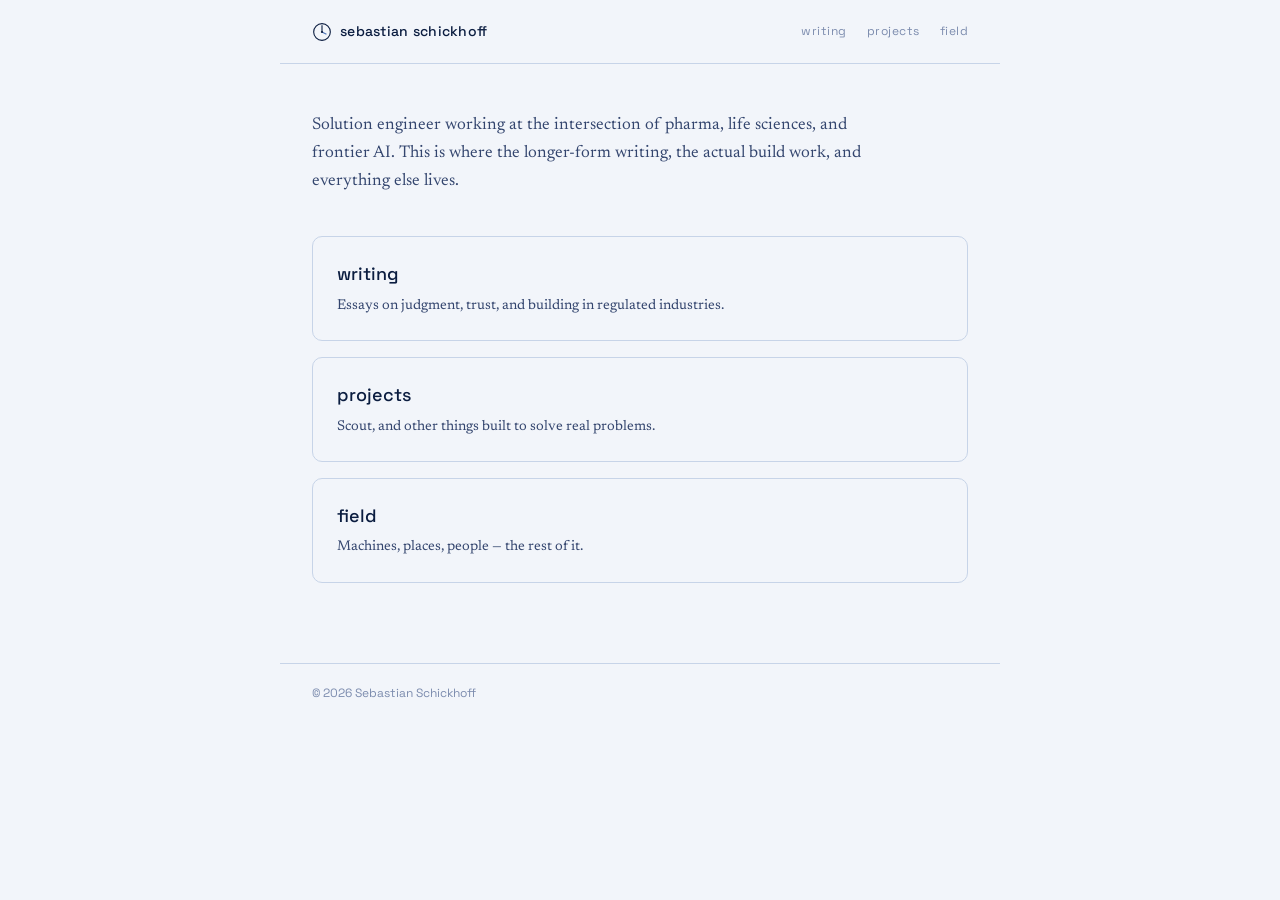
<file: index.html>
<!DOCTYPE html>
<html lang="en">
<head>
<meta charset="UTF-8">
<meta name="viewport" content="width=device-width, initial-scale=1.0">
<title>Sebastian Schickhoff</title>
<link rel="preconnect" href="https://fonts.googleapis.com">
<link href="https://fonts.googleapis.com/css2?family=Space+Grotesk:wght@400;500&family=Newsreader:ital,opsz@0,6..72;1,6..72&display=swap" rel="stylesheet">
<link rel="stylesheet" href="style.css">
</head>
<body>

<header class="site-header">
  <a href="index.html" class="brand">
    <svg width="20" height="20" viewBox="0 0 18 18" aria-hidden="true">
      <circle cx="9" cy="9" r="7.5" fill="none" stroke="var(--ink)" stroke-width="1"/>
      <line x1="9" y1="9" x2="9" y2="3" stroke="var(--ink)" stroke-width="1"/>
      <line x1="9" y1="9" x2="13" y2="11" stroke="var(--accent)" stroke-width="1"/>
      <circle cx="9" cy="9" r="1" fill="var(--ink)"/>
    </svg>
    <span>sebastian schickhoff</span>
  </a>
  <nav class="site-nav">
    <a href="essays/index.html">writing</a>
    <a href="projects/index.html">projects</a>
    <a href="field/index.html">field</a>
  </nav>
</header>

<main class="landing">
  <p class="landing-intro">Solution engineer working at the intersection of pharma, life sciences, and frontier AI. This is where the longer-form writing, the actual build work, and everything else lives.</p>

  <div class="landing-links">
    <a class="landing-card" href="essays/index.html">
      <span class="landing-card-label">writing</span>
      <span class="landing-card-dek">Essays on judgment, trust, and building in regulated industries.</span>
    </a>
    <a class="landing-card" href="projects/index.html">
      <span class="landing-card-label">projects</span>
      <span class="landing-card-dek">Scout, and other things built to solve real problems.</span>
    </a>
    <a class="landing-card" href="field/index.html">
      <span class="landing-card-label">field</span>
      <span class="landing-card-dek">Machines, places, people — the rest of it.</span>
    </a>
  </div>
</main>

<footer class="site-footer">
  <span>&copy; 2026 Sebastian Schickhoff</span>
</footer>

</body>
</html>
</file>
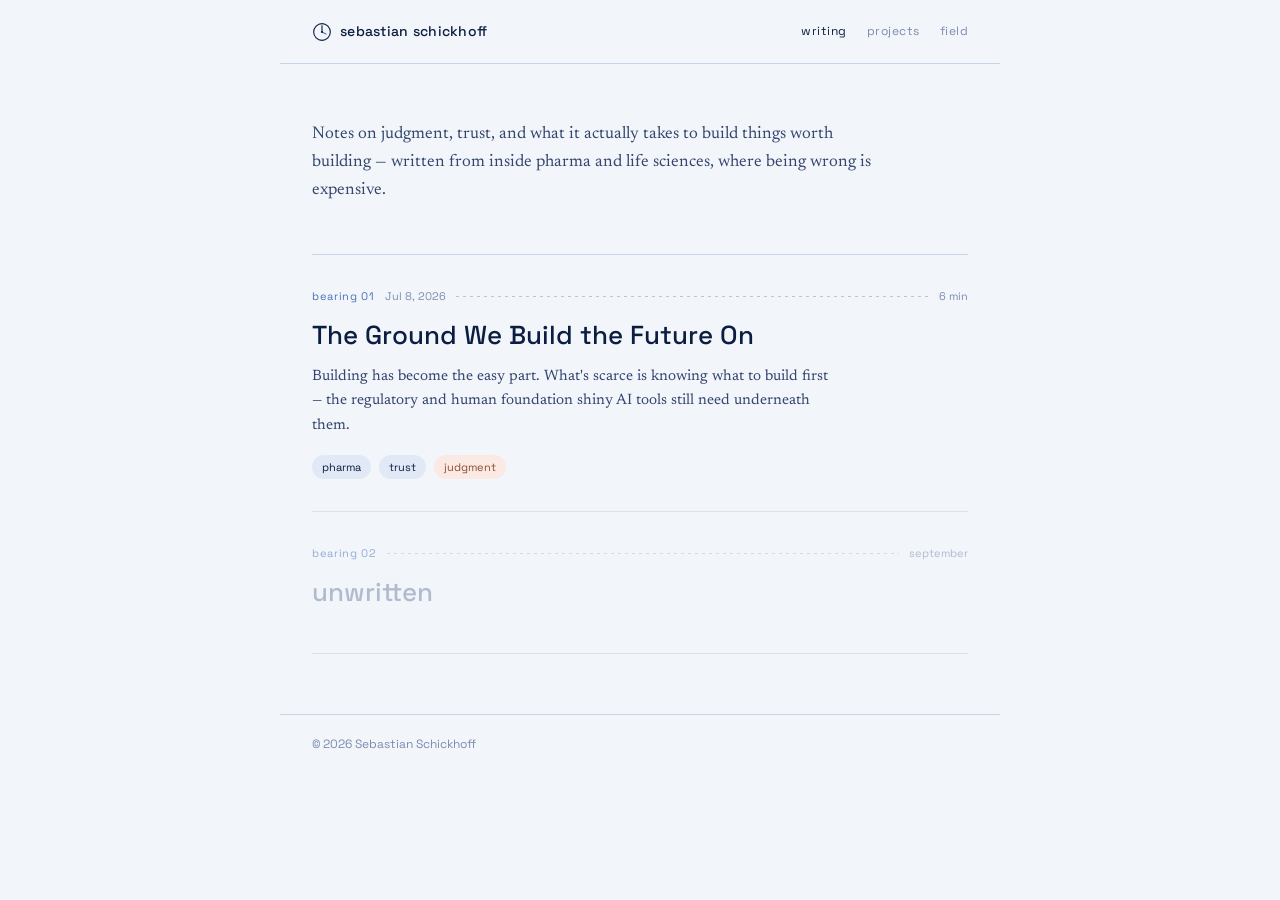
<file: essays/index.html>
<!DOCTYPE html>
<html lang="en">
<head>
<meta charset="UTF-8">
<meta name="viewport" content="width=device-width, initial-scale=1.0">
<title>Writing — Sebastian Schickhoff</title>
<link rel="preconnect" href="https://fonts.googleapis.com">
<link href="https://fonts.googleapis.com/css2?family=Space+Grotesk:wght@400;500&family=Newsreader:ital,opsz@0,6..72;1,6..72&display=swap" rel="stylesheet">
<link rel="stylesheet" href="../style.css">
</head>
<body>

<header class="site-header">
  <a href="../index.html" class="brand">
    <svg width="20" height="20" viewBox="0 0 18 18" aria-hidden="true">
      <circle cx="9" cy="9" r="7.5" fill="none" stroke="var(--ink)" stroke-width="1"/>
      <line x1="9" y1="9" x2="9" y2="3" stroke="var(--ink)" stroke-width="1"/>
      <line x1="9" y1="9" x2="13" y2="11" stroke="var(--accent)" stroke-width="1"/>
      <circle cx="9" cy="9" r="1" fill="var(--ink)"/>
    </svg>
    <span>sebastian schickhoff</span>
  </a>
  <nav class="site-nav">
    <a href="../essays/index.html" aria-current="page">writing</a>
    <a href="../projects/index.html">projects</a>
    <a href="../field/index.html">field</a>
  </nav>
</header>

<main>
  <section class="intro">
    <p>Notes on judgment, trust, and what it actually takes to build things worth building — written from inside pharma and life sciences, where being wrong is expensive.</p>
  </section>

  <section class="bearings">

    <article class="bearing">
      <div class="bearing-meta">
        <span class="bearing-num">bearing 01</span>
        <span class="bearing-date">Jul 8, 2026</span>
        <span class="bearing-rule" aria-hidden="true"></span>
        <span class="bearing-time">6 min</span>
      </div>
      <h2><a href="2026/260708-ground-we-build.html">The Ground We Build the Future On</a></h2>
      <p class="bearing-dek">Building has become the easy part. What's scarce is knowing what to build first &mdash; the regulatory and human foundation shiny AI tools still need underneath them.</p>
      <div class="tags">
        <span class="tag">pharma</span>
        <span class="tag">trust</span>
        <span class="tag tag-accent">judgment</span>
      </div>
    </article>

    <article class="bearing bearing-unwritten">
      <div class="bearing-meta">
        <span class="bearing-num">bearing 02</span>
        <span class="bearing-rule" aria-hidden="true"></span>
        <span class="bearing-time">september</span>
      </div>
      <h2 class="unwritten-title">unwritten</h2>
    </article>

  </section>
</main>

<footer class="site-footer">
  <span>&copy; 2026 Sebastian Schickhoff</span>
</footer>

</body>
</html>
</file>
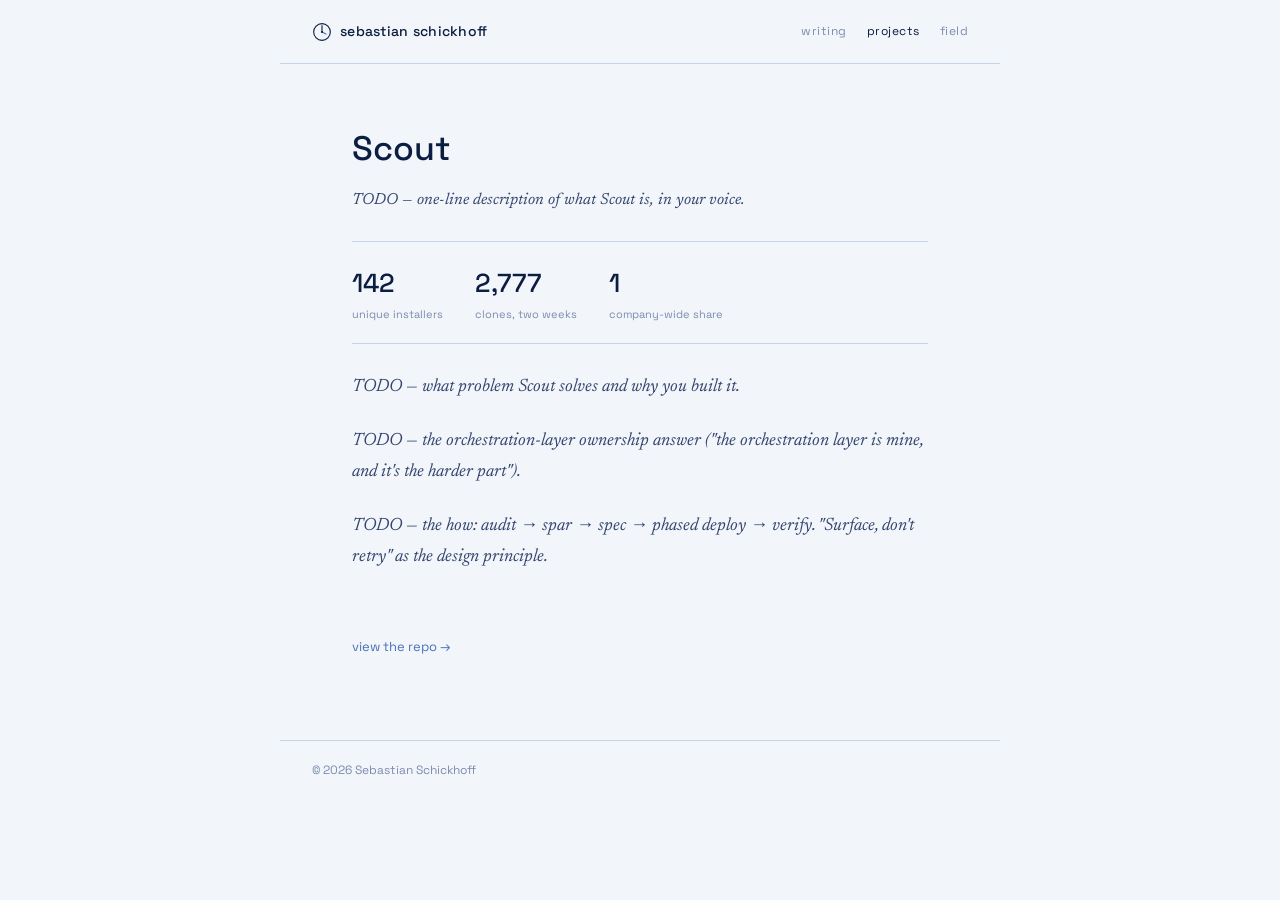
<file: projects/index.html>
<!DOCTYPE html>
<html lang="en">
<head>
<meta charset="UTF-8">
<meta name="viewport" content="width=device-width, initial-scale=1.0">
<title>Projects — Sebastian Schickhoff</title>
<link rel="preconnect" href="https://fonts.googleapis.com">
<link href="https://fonts.googleapis.com/css2?family=Space+Grotesk:wght@400;500&family=Newsreader:ital,opsz@0,6..72;1,6..72&display=swap" rel="stylesheet">
<link rel="stylesheet" href="../style.css">
</head>
<body>

<header class="site-header">
  <a href="../index.html" class="brand">
    <svg width="20" height="20" viewBox="0 0 18 18" aria-hidden="true">
      <circle cx="9" cy="9" r="7.5" fill="none" stroke="var(--ink)" stroke-width="1"/>
      <line x1="9" y1="9" x2="9" y2="3" stroke="var(--ink)" stroke-width="1"/>
      <line x1="9" y1="9" x2="13" y2="11" stroke="var(--accent)" stroke-width="1"/>
      <circle cx="9" cy="9" r="1" fill="var(--ink)"/>
    </svg>
    <span>sebastian schickhoff</span>
  </a>
  <nav class="site-nav">
    <a href="../essays/index.html">writing</a>
    <a href="../projects/index.html" aria-current="page">projects</a>
    <a href="../field/index.html">field</a>
  </nav>
</header>

<main class="post">
  <h1 class="post-title">Scout</h1>
  <p class="project-dek"><em>TODO — one-line description of what Scout is, in your voice.</em></p>

  <div class="stat-row">
    <div class="stat"><span class="stat-num">142</span><span class="stat-label">unique installers</span></div>
    <div class="stat"><span class="stat-num">2,777</span><span class="stat-label">clones, two weeks</span></div>
    <div class="stat"><span class="stat-num">1</span><span class="stat-label">company-wide share</span></div>
  </div>

  <div class="post-body">
    <p><em>TODO — what problem Scout solves and why you built it.</em></p>
    <p><em>TODO — the orchestration-layer ownership answer ("the orchestration layer is mine, and it's the harder part").</em></p>
    <p><em>TODO — the how: audit → spar → spec → phased deploy → verify. "Surface, don't retry" as the design principle.</em></p>
  </div>

  <a href="https://github.com/seb-schi/sf-demo-scout" class="back-link">view the repo &rarr;</a>
</main>

<footer class="site-footer">
  <span>&copy; 2026 Sebastian Schickhoff</span>
</footer>

</body>
</html>
</file>
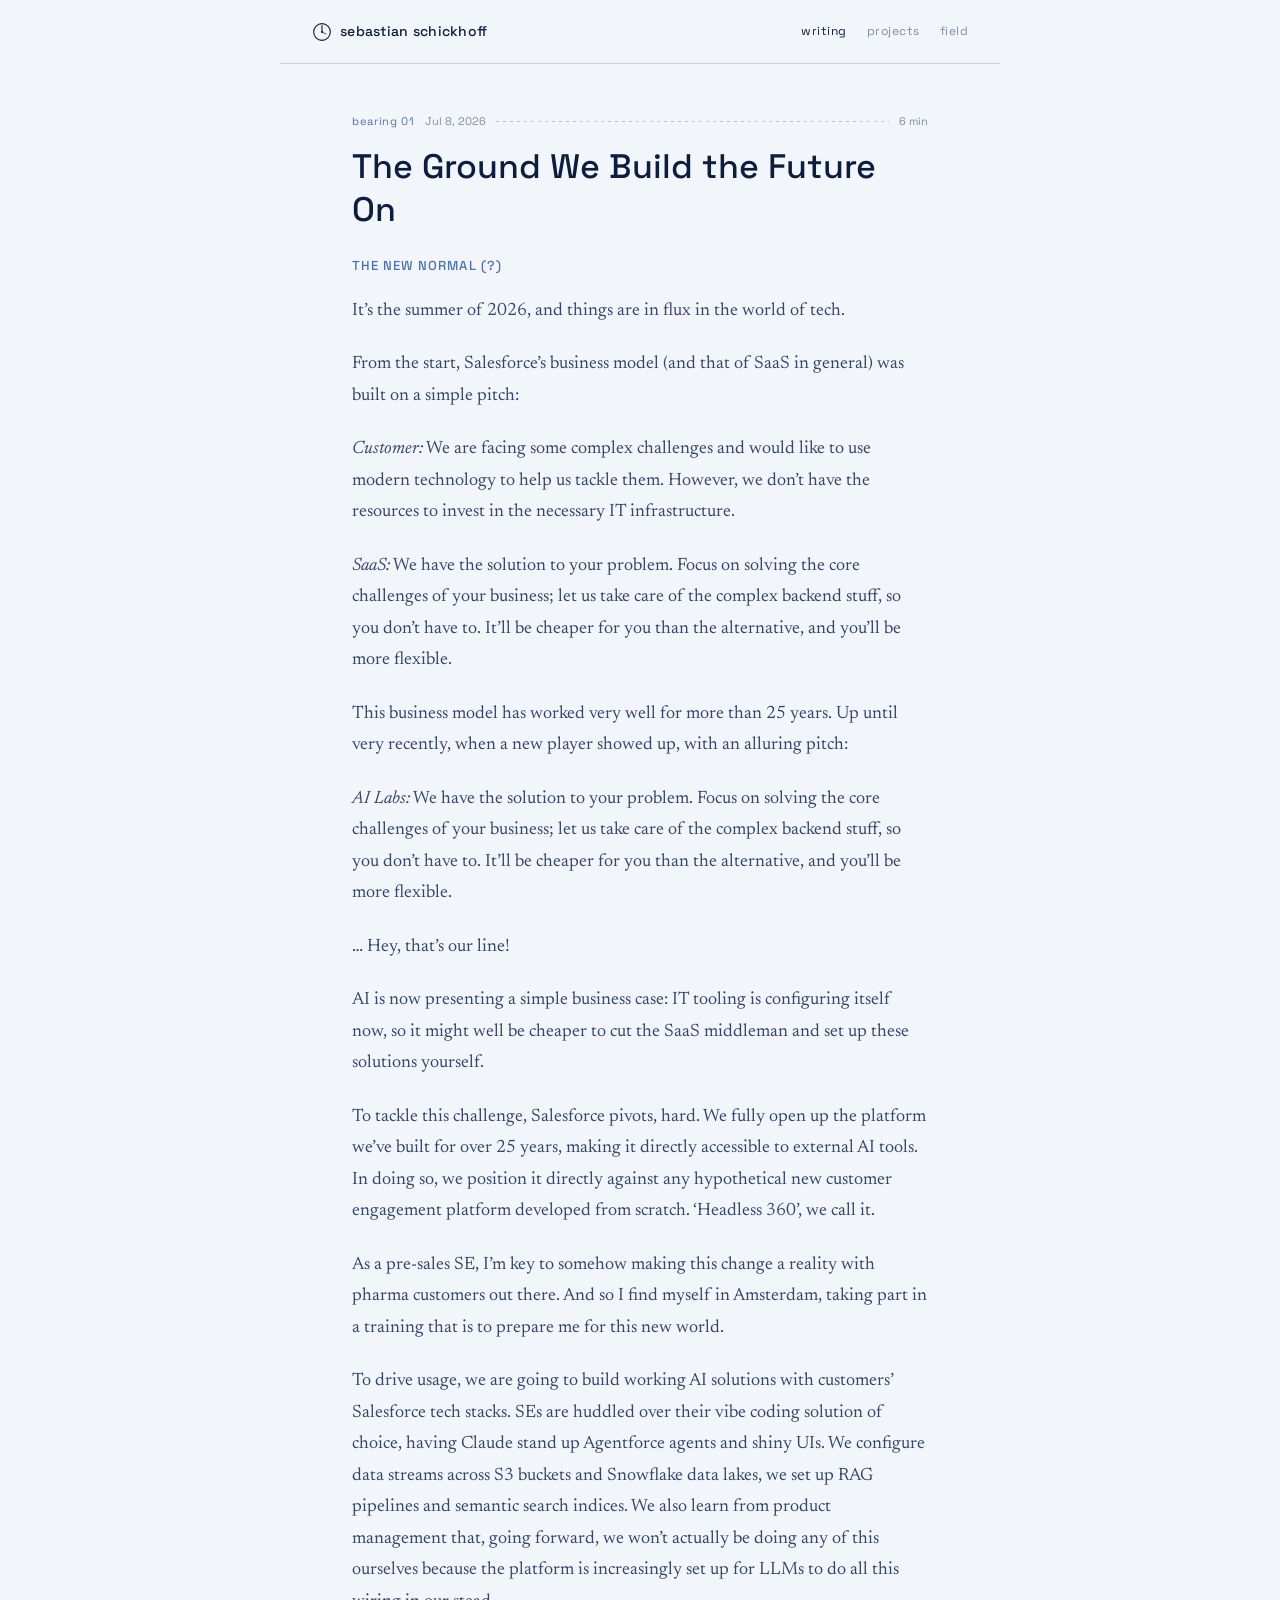
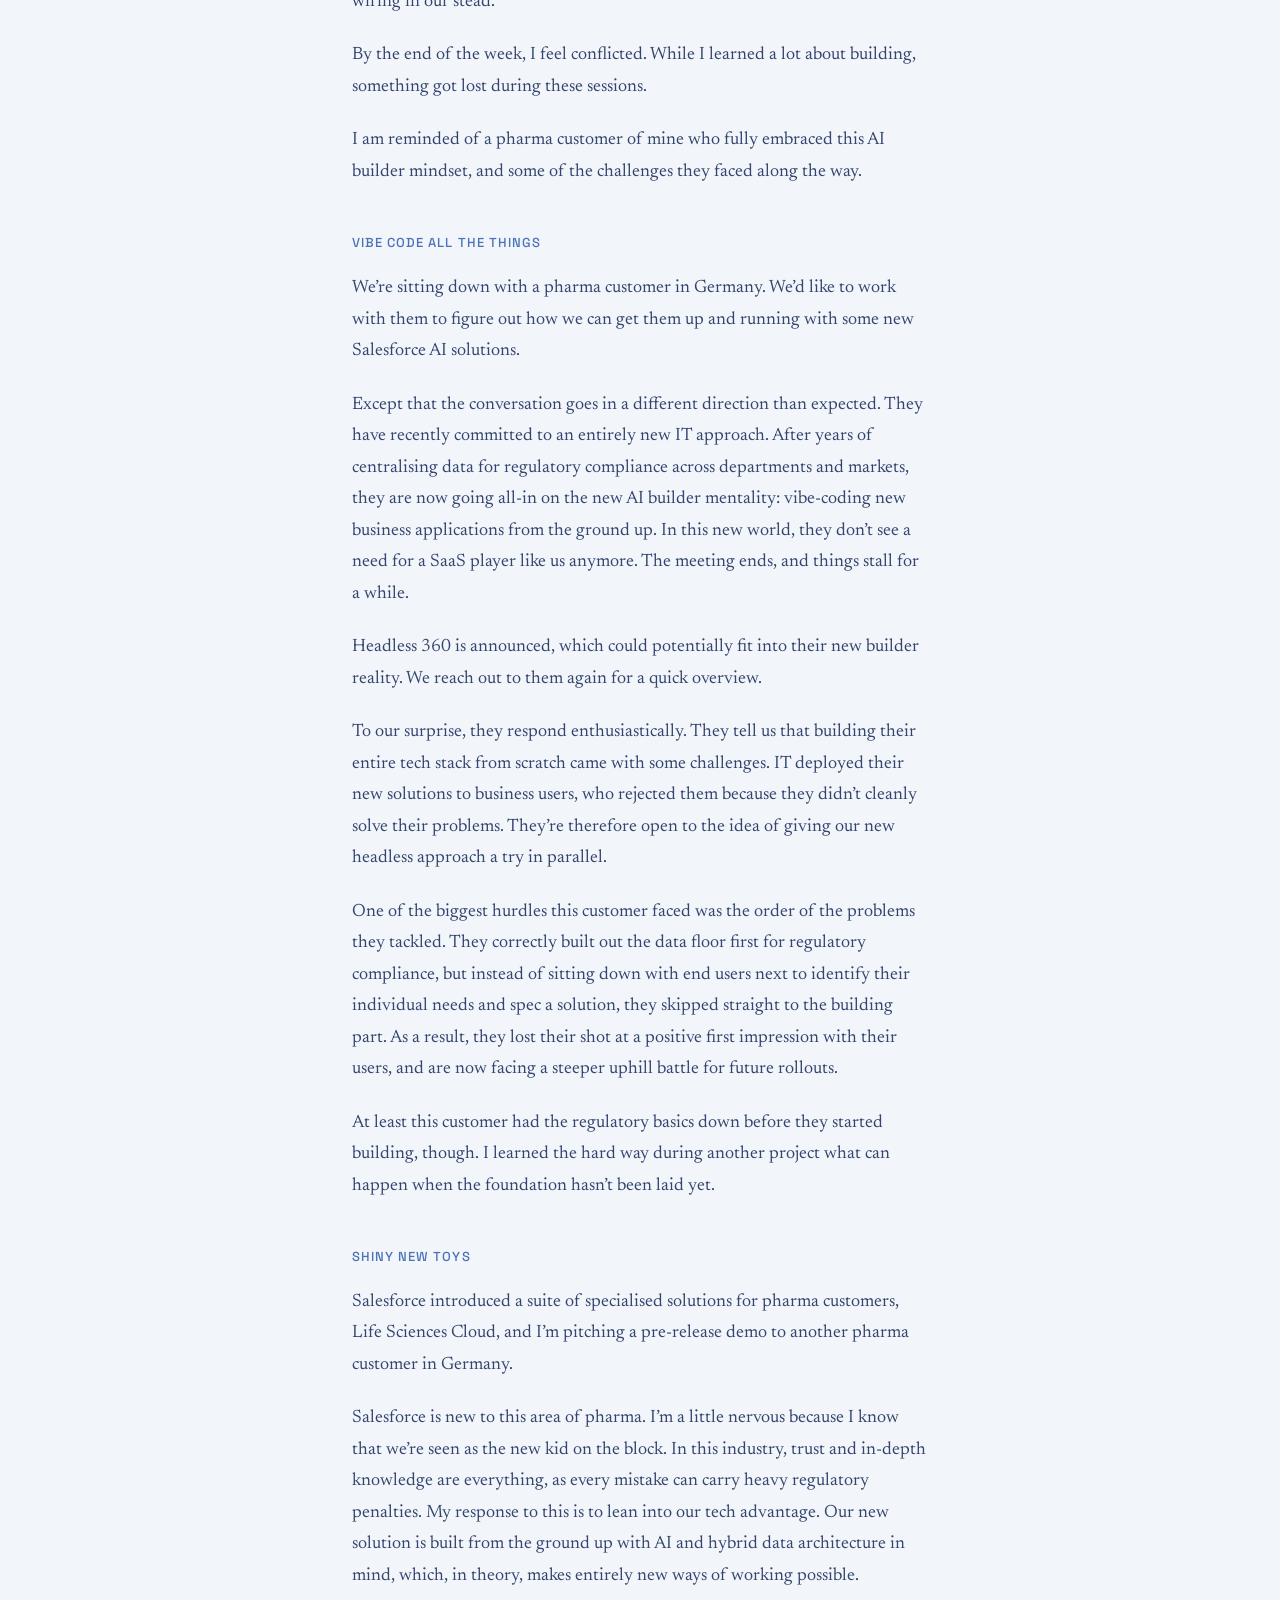
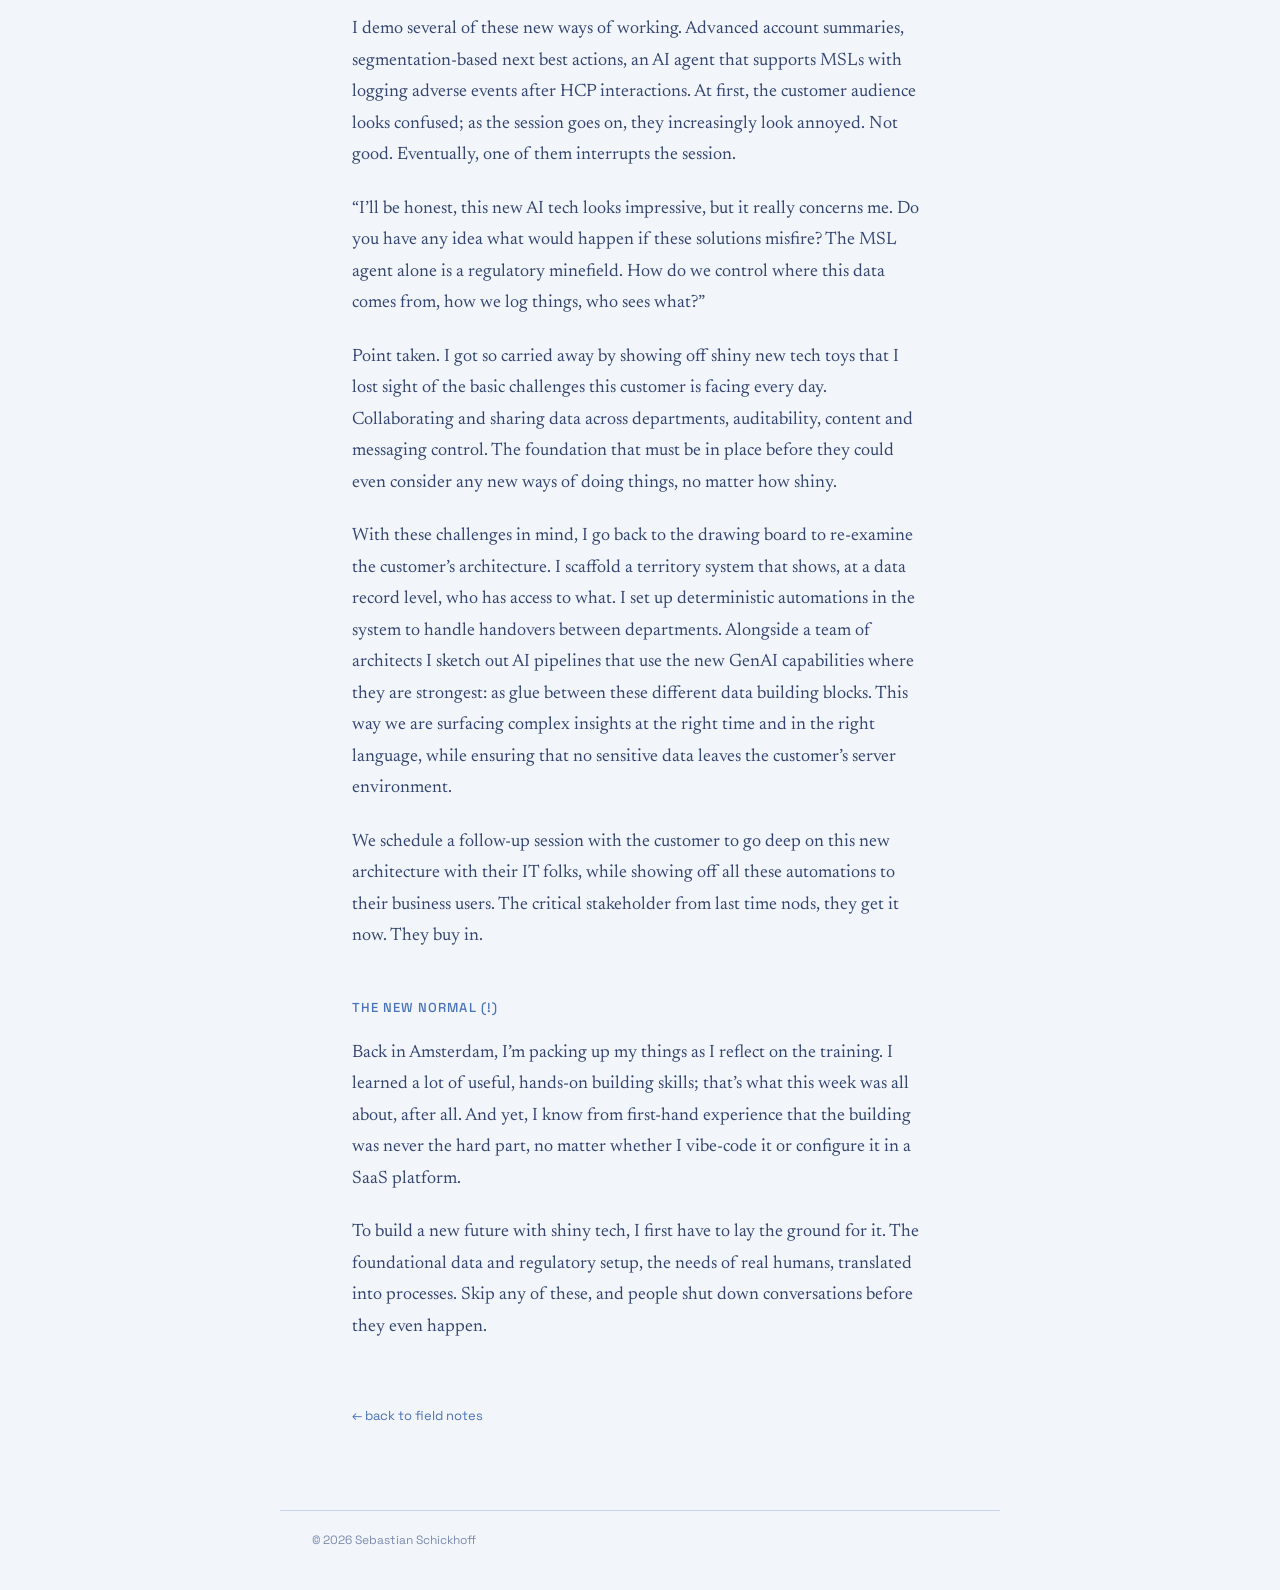
<file: essays/2026/260708-ground-we-build.html>
<!DOCTYPE html>
<html lang="en">
<head>
<meta charset="UTF-8">
<meta name="viewport" content="width=device-width, initial-scale=1.0">
<title>The Ground We Build the Future On &mdash; Sebastian Schickhoff</title>
<meta name="description" content="Building has become the easy part. What's scarce is knowing what to build first — the regulatory and human foundation shiny AI tools still need underneath them.">
<link rel="preconnect" href="https://fonts.googleapis.com">
<link href="https://fonts.googleapis.com/css2?family=Space+Grotesk:wght@400;500&family=Newsreader:ital,opsz@0,6..72;1,6..72&display=swap" rel="stylesheet">
<link rel="stylesheet" href="../../style.css">
</head>
<body>

<header class="site-header">
  <a href="../../index.html" class="brand">
    <svg width="20" height="20" viewBox="0 0 18 18" aria-hidden="true">
      <circle cx="9" cy="9" r="7.5" fill="none" stroke="var(--ink)" stroke-width="1"/>
      <line x1="9" y1="9" x2="9" y2="3" stroke="var(--ink)" stroke-width="1"/>
      <line x1="9" y1="9" x2="13" y2="11" stroke="var(--accent)" stroke-width="1"/>
      <circle cx="9" cy="9" r="1" fill="var(--ink)"/>
    </svg>
    <span>sebastian schickhoff</span>
  </a>
  <nav class="site-nav">
    <a href="../index.html" aria-current="page">writing</a>
    <a href="../../projects/index.html">projects</a>
    <a href="../../field/index.html">field</a>
  </nav>
</header>

<main class="post">
  <div class="bearing-meta">
    <span class="bearing-num">bearing 01</span>
    <span class="bearing-date">Jul 8, 2026</span>
    <span class="bearing-rule" aria-hidden="true"></span>
    <span class="bearing-time">6 min</span>
  </div>
  <h1 class="post-title">The Ground We Build the Future On</h1>

  <div class="post-body">

    <h2 class="section-heading">The New Normal (?)</h2>

    <p>It&rsquo;s the summer of 2026, and things are in flux in the world of tech.</p>

    <p>From the start, Salesforce&rsquo;s business model (and that of SaaS in general) was built on a simple pitch:</p>

    <p><em>Customer:</em> We are facing some complex challenges and would like to use modern technology to help us tackle them. However, we don&rsquo;t have the resources to invest in the necessary IT infrastructure.</p>

    <p><em>SaaS:</em> We have the solution to your problem. Focus on solving the core challenges of your business; let us take care of the complex backend stuff, so you don&rsquo;t have to. It&rsquo;ll be cheaper for you than the alternative, and you&rsquo;ll be more flexible.</p>

    <p>This business model has worked very well for more than 25 years. Up until very recently, when a new player showed up, with an alluring pitch:</p>

    <p><em>AI Labs:</em> We have the solution to your problem. Focus on solving the core challenges of your business; let us take care of the complex backend stuff, so you don&rsquo;t have to. It&rsquo;ll be cheaper for you than the alternative, and you&rsquo;ll be more flexible.</p>

    <p>&hellip; Hey, that&rsquo;s our line!</p>

    <p>AI is now presenting a simple business case: IT tooling is configuring itself now, so it might well be cheaper to cut the SaaS middleman and set up these solutions yourself.</p>

    <p>To tackle this challenge, Salesforce pivots, hard. We fully open up the platform we&rsquo;ve built for over 25 years, making it directly accessible to external AI tools. In doing so, we position it directly against any hypothetical new customer engagement platform developed from scratch. &lsquo;Headless 360&rsquo;, we call it.</p>

    <p>As a pre-sales SE, I&rsquo;m key to somehow making this change a reality with pharma customers out there. And so I find myself in Amsterdam, taking part in a training that is to prepare me for this new world.</p>

    <p>To drive usage, we are going to build working AI solutions with customers&rsquo; Salesforce tech stacks. SEs are huddled over their vibe coding solution of choice, having Claude stand up Agentforce agents and shiny UIs. We configure data streams across S3 buckets and Snowflake data lakes, we set up RAG pipelines and semantic search indices. We also learn from product management that, going forward, we won&rsquo;t actually be doing any of this ourselves because the platform is increasingly set up for LLMs to do all this wiring in our stead.</p>

    <p>By the end of the week, I feel conflicted. While I learned a lot about building, something got lost during these sessions.</p>

    <p>I am reminded of a pharma customer of mine who fully embraced this AI builder mindset, and some of the challenges they faced along the way.</p>

    <h2 class="section-heading">Vibe Code All the Things</h2>

    <p>We&rsquo;re sitting down with a pharma customer in Germany. We&rsquo;d like to work with them to figure out how we can get them up and running with some new Salesforce AI solutions.</p>

    <p>Except that the conversation goes in a different direction than expected. They have recently committed to an entirely new IT approach. After years of centralising data for regulatory compliance across departments and markets, they are now going all-in on the new AI builder mentality: vibe-coding new business applications from the ground up. In this new world, they don&rsquo;t see a need for a SaaS player like us anymore. The meeting ends, and things stall for a while.</p>

    <p>Headless 360 is announced, which could potentially fit into their new builder reality. We reach out to them again for a quick overview.</p>

    <p>To our surprise, they respond enthusiastically. They tell us that building their entire tech stack from scratch came with some challenges. IT deployed their new solutions to business users, who rejected them because they didn&rsquo;t cleanly solve their problems. They&rsquo;re therefore open to the idea of giving our new headless approach a try in parallel.</p>

    <p>One of the biggest hurdles this customer faced was the order of the problems they tackled. They correctly built out the data floor first for regulatory compliance, but instead of sitting down with end users next to identify their individual needs and spec a solution, they skipped straight to the building part. As a result, they lost their shot at a positive first impression with their users, and are now facing a steeper uphill battle for future rollouts.</p>

    <p>At least this customer had the regulatory basics down before they started building, though. I learned the hard way during another project what can happen when the foundation hasn&rsquo;t been laid yet.</p>

    <h2 class="section-heading">Shiny New Toys</h2>

    <p>Salesforce introduced a suite of specialised solutions for pharma customers, Life Sciences Cloud, and I&rsquo;m pitching a pre-release demo to another pharma customer in Germany.</p>

    <p>Salesforce is new to this area of pharma. I&rsquo;m a little nervous because I know that we&rsquo;re seen as the new kid on the block. In this industry, trust and in-depth knowledge are everything, as every mistake can carry heavy regulatory penalties. My response to this is to lean into our tech advantage. Our new solution is built from the ground up with AI and hybrid data architecture in mind, which, in theory, makes entirely new ways of working possible.</p>

    <p>I demo several of these new ways of working. Advanced account summaries, segmentation-based next best actions, an AI agent that supports MSLs with logging adverse events after HCP interactions. At first, the customer audience looks confused; as the session goes on, they increasingly look annoyed. Not good. Eventually, one of them interrupts the session.</p>

    <p>&ldquo;I&rsquo;ll be honest, this new AI tech looks impressive, but it really concerns me. Do you have any idea what would happen if these solutions misfire? The MSL agent alone is a regulatory minefield. How do we control where this data comes from, how we log things, who sees what?&rdquo;</p>

    <p>Point taken. I got so carried away by showing off shiny new tech toys that I lost sight of the basic challenges this customer is facing every day. Collaborating and sharing data across departments, auditability, content and messaging control. The foundation that must be in place before they could even consider any new ways of doing things, no matter how shiny.</p>

    <p>With these challenges in mind, I go back to the drawing board to re-examine the customer&rsquo;s architecture. I scaffold a territory system that shows, at a data record level, who has access to what. I set up deterministic automations in the system to handle handovers between departments. Alongside a team of architects I sketch out AI pipelines that use the new GenAI capabilities where they are strongest: as glue between these different data building blocks. This way we are surfacing complex insights at the right time and in the right language, while ensuring that no sensitive data leaves the customer&rsquo;s server environment.</p>

    <p>We schedule a follow-up session with the customer to go deep on this new architecture with their IT folks, while showing off all these automations to their business users. The critical stakeholder from last time nods, they get it now. They buy in.</p>

    <h2 class="section-heading">The New Normal (!)</h2>

    <p>Back in Amsterdam, I&rsquo;m packing up my things as I reflect on the training. I learned a lot of useful, hands-on building skills; that&rsquo;s what this week was all about, after all. And yet, I know from first-hand experience that the building was never the hard part, no matter whether I vibe-code it or configure it in a SaaS platform.</p>

    <p>To build a new future with shiny tech, I first have to lay the ground for it. The foundational data and regulatory setup, the needs of real humans, translated into processes. Skip any of these, and people shut down conversations before they even happen.</p>

  </div>

  <a href="../index.html" class="back-link">&larr; back to field notes</a>
</main>

<footer class="site-footer">
  <span>&copy; 2026 Sebastian Schickhoff</span>
</footer>

</body>
</html>
</file>
<file: style.css>
:root {
  --paper: #F2F5FA;
  --ink: #0B1D40;
  --ink-soft: #33456E;
  --accent: #4A72B8;
  --accent-soft: #7C8CAE;
  --line: #C7D4E8;
  --tag-bg: #E1E9F6;
  --tag-accent-bg: #FBEAE3;
  --tag-accent-ink: #8C4A2E;
}

* { box-sizing: border-box; }

body {
  margin: 0;
  background: var(--paper);
  color: var(--ink);
  font-family: 'Newsreader', serif;
  line-height: 1.65;
}

a {
  color: inherit;
  text-decoration: none;
}

.site-header {
  display: flex;
  align-items: center;
  justify-content: space-between;
  padding: 20px 32px;
  border-bottom: 0.5px solid var(--line);
  max-width: 720px;
  margin: 0 auto;
}

.brand {
  display: flex;
  align-items: center;
  gap: 8px;
  font-family: 'Space Grotesk', sans-serif;
  font-weight: 500;
  font-size: 14px;
  letter-spacing: 0.02em;
}

.brand:hover { color: var(--accent); }
.brand:hover svg line:last-of-type { stroke: var(--ink); }

.site-kicker {
  font-family: 'Space Grotesk', sans-serif;
  font-size: 11px;
  color: var(--accent);
  letter-spacing: 0.05em;
}

main {
  max-width: 720px;
  margin: 0 auto;
  padding: 0 32px;
}

.intro {
  padding: 40px 0 8px;
  font-size: 17px;
  color: var(--ink-soft);
  max-width: 56ch;
}

.bearings {
  padding: 24px 0 60px;
}

.bearing {
  padding: 32px 0;
  border-top: 0.5px solid var(--line);
}

.bearing:last-child { border-bottom: 0.5px solid var(--line); }

.bearing-meta {
  display: flex;
  align-items: center;
  gap: 10px;
  margin-bottom: 14px;
}

.bearing-num {
  font-family: 'Space Grotesk', sans-serif;
  font-size: 11px;
  letter-spacing: 0.06em;
  color: var(--accent);
  white-space: nowrap;
}

.bearing-rule {
  flex: 1;
  height: 1px;
  background: repeating-linear-gradient(90deg, #B7C6E0 0, #B7C6E0 3px, transparent 3px, transparent 7px);
}

.bearing-time {
  font-family: 'Space Grotesk', sans-serif;
  font-size: 11px;
  color: var(--accent-soft);
  white-space: nowrap;
}

.bearing-date {
  font-family: 'Space Grotesk', sans-serif;
  font-size: 11px;
  color: var(--accent-soft);
  white-space: nowrap;
}

.bearing h2 {
  font-family: 'Space Grotesk', sans-serif;
  font-weight: 500;
  font-size: 26px;
  line-height: 1.28;
  margin: 0 0 12px;
}

.bearing h2 a:hover { color: var(--accent); }

.bearing-dek {
  font-size: 15px;
  color: var(--ink-soft);
  margin: 0 0 16px;
  max-width: 58ch;
}

.tags {
  display: flex;
  gap: 8px;
}

.tag {
  font-family: 'Space Grotesk', sans-serif;
  font-size: 11px;
  color: var(--ink);
  background: var(--tag-bg);
  padding: 3px 10px;
  border-radius: 20px;
}

.tag-accent {
  background: var(--tag-accent-bg);
  color: var(--tag-accent-ink);
}

.bearing-unwritten {
  opacity: 0.55;
}

.unwritten-title {
  font-family: 'Space Grotesk', sans-serif;
  font-weight: 500;
  font-size: 20px;
  color: var(--accent-soft);
  margin: 0;
}

.site-footer {
  max-width: 720px;
  margin: 0 auto;
  padding: 20px 32px 40px;
  font-family: 'Space Grotesk', sans-serif;
  font-size: 12px;
  color: var(--accent-soft);
  border-top: 0.5px solid var(--line);
}

/* Post page */
.post {
  max-width: 640px;
  margin: 0 auto;
  padding: 48px 32px 80px;
}

.post-title {
  font-family: 'Space Grotesk', sans-serif;
  font-weight: 500;
  font-size: 34px;
  line-height: 1.25;
  margin: 16px 0 24px;
}

.post-body {
  font-size: 18px;
  line-height: 1.75;
  color: var(--ink-soft);
}

.post-body p { margin: 0 0 22px; }

.section-heading {
  font-family: 'Space Grotesk', sans-serif;
  font-weight: 500;
  font-size: 13px;
  letter-spacing: 0.08em;
  text-transform: uppercase;
  color: var(--accent);
  margin: 44px 0 18px;
}

.post-body .section-heading:first-child {
  margin-top: 0;
}

.back-link {
  display: inline-block;
  margin-top: 40px;
  font-family: 'Space Grotesk', sans-serif;
  font-size: 13px;
  color: var(--accent);
}

@media (max-width: 480px) {
  .site-header, main, .site-footer { padding-left: 20px; padding-right: 20px; }
  .bearing h2 { font-size: 22px; }
  .post-title { font-size: 26px; }
}

.site-nav {
  display: flex;
  gap: 20px;
  font-family: 'Space Grotesk', sans-serif;
  font-size: 12px;
  letter-spacing: 0.04em;
  color: var(--accent-soft);
}

.site-nav a { color: var(--accent-soft); }
.site-nav a:hover,
.site-nav a[aria-current="page"] { color: var(--ink); }

/* Landing page */
.landing {
  max-width: 720px;
  margin: 0 auto;
  padding: 48px 32px 80px;
}

.landing-intro {
  font-size: 17px;
  color: var(--ink-soft);
  max-width: 56ch;
  margin: 0 0 40px;
}

.landing-links {
  display: grid;
  gap: 16px;
}

.landing-card {
  display: flex;
  flex-direction: column;
  gap: 6px;
  padding: 22px 24px;
  border: 0.5px solid var(--line);
  border-radius: 10px;
  transition: border-color 0.15s ease;
}

.landing-card:hover { border-color: var(--accent); }

.landing-card-label {
  font-family: 'Space Grotesk', sans-serif;
  font-weight: 500;
  font-size: 18px;
  color: var(--ink);
}

.landing-card-dek {
  font-size: 14px;
  color: var(--ink-soft);
}

/* Projects page */
.project-dek {
  font-size: 16px;
  color: var(--ink-soft);
  margin: -8px 0 28px;
}

.stat-row {
  display: flex;
  gap: 32px;
  padding: 20px 0;
  margin-bottom: 28px;
  border-top: 0.5px solid var(--line);
  border-bottom: 0.5px solid var(--line);
}

.stat {
  display: flex;
  flex-direction: column;
}

.stat-num {
  font-family: 'Space Grotesk', sans-serif;
  font-weight: 500;
  font-size: 26px;
  color: var(--ink);
}

.stat-label {
  font-family: 'Space Grotesk', sans-serif;
  font-size: 11px;
  color: var(--accent-soft);
}

/* Field page */
.cluster { margin-bottom: 48px; }

.cluster-title {
  font-family: 'Space Grotesk', sans-serif;
  font-weight: 500;
  font-size: 13px;
  letter-spacing: 0.04em;
  color: var(--accent);
  text-transform: lowercase;
  margin-bottom: 16px;
}

.photo-grid {
  display: grid;
  grid-template-columns: repeat(auto-fill, minmax(220px, 1fr));
  gap: 16px;
}

.photo-grid img {
  width: 100%;
  height: 260px;
  object-fit: cover;
  border-radius: 8px;
  display: block;
  background: var(--line);
}

.photo-grid figcaption {
  font-size: 13px;
  color: var(--ink-soft);
  margin-top: 6px;
}

@media (max-width: 480px) {
  .site-nav { gap: 14px; font-size: 11px; }
}
</file>
